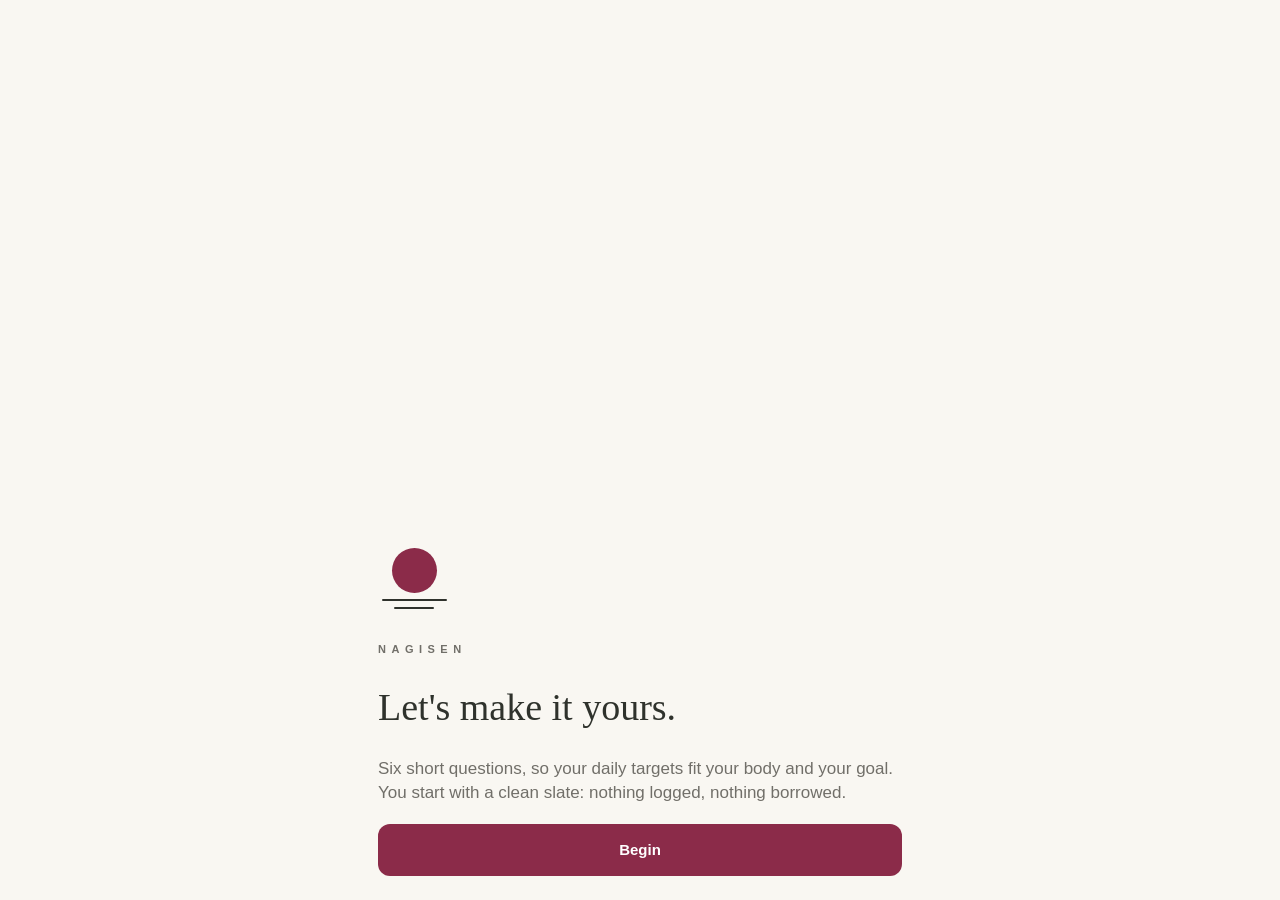
<file: docs/index.html>
<!doctype html>
<html lang="en" data-theme="dark">
<head>
  <meta charset="utf-8">
  <meta name="viewport" content="width=device-width, initial-scale=1, viewport-fit=cover">
  <title>NAGISEN</title>
  <meta name="description" content="NAGISEN: a quiet companion for food, training and the habits between them.">
  <meta name="theme-color" content="#242427">
  <meta name="apple-mobile-web-app-capable" content="yes">
  <meta name="mobile-web-app-capable" content="yes">
  <meta name="apple-mobile-web-app-status-bar-style" content="black-translucent">
  <meta name="apple-mobile-web-app-title" content="NAGISEN">
  <link rel="manifest" href="manifest.webmanifest">
  <link rel="icon" href="icon-192.png">
  <link rel="apple-touch-icon" href="apple-touch-icon.png">
  <link rel="stylesheet" href="app.css">
  <script type="importmap">{ "imports": { "preact": "./vendor/preact.js" } }</script>
  <script type="module" src="js/main.js"></script>
</head>
<body>
  <div id="app"></div>
  <noscript><p style="padding:24px">NAGISEN needs JavaScript. <a href="about.html">About NAGISEN</a></p></noscript>
</body>
</html>
</file>
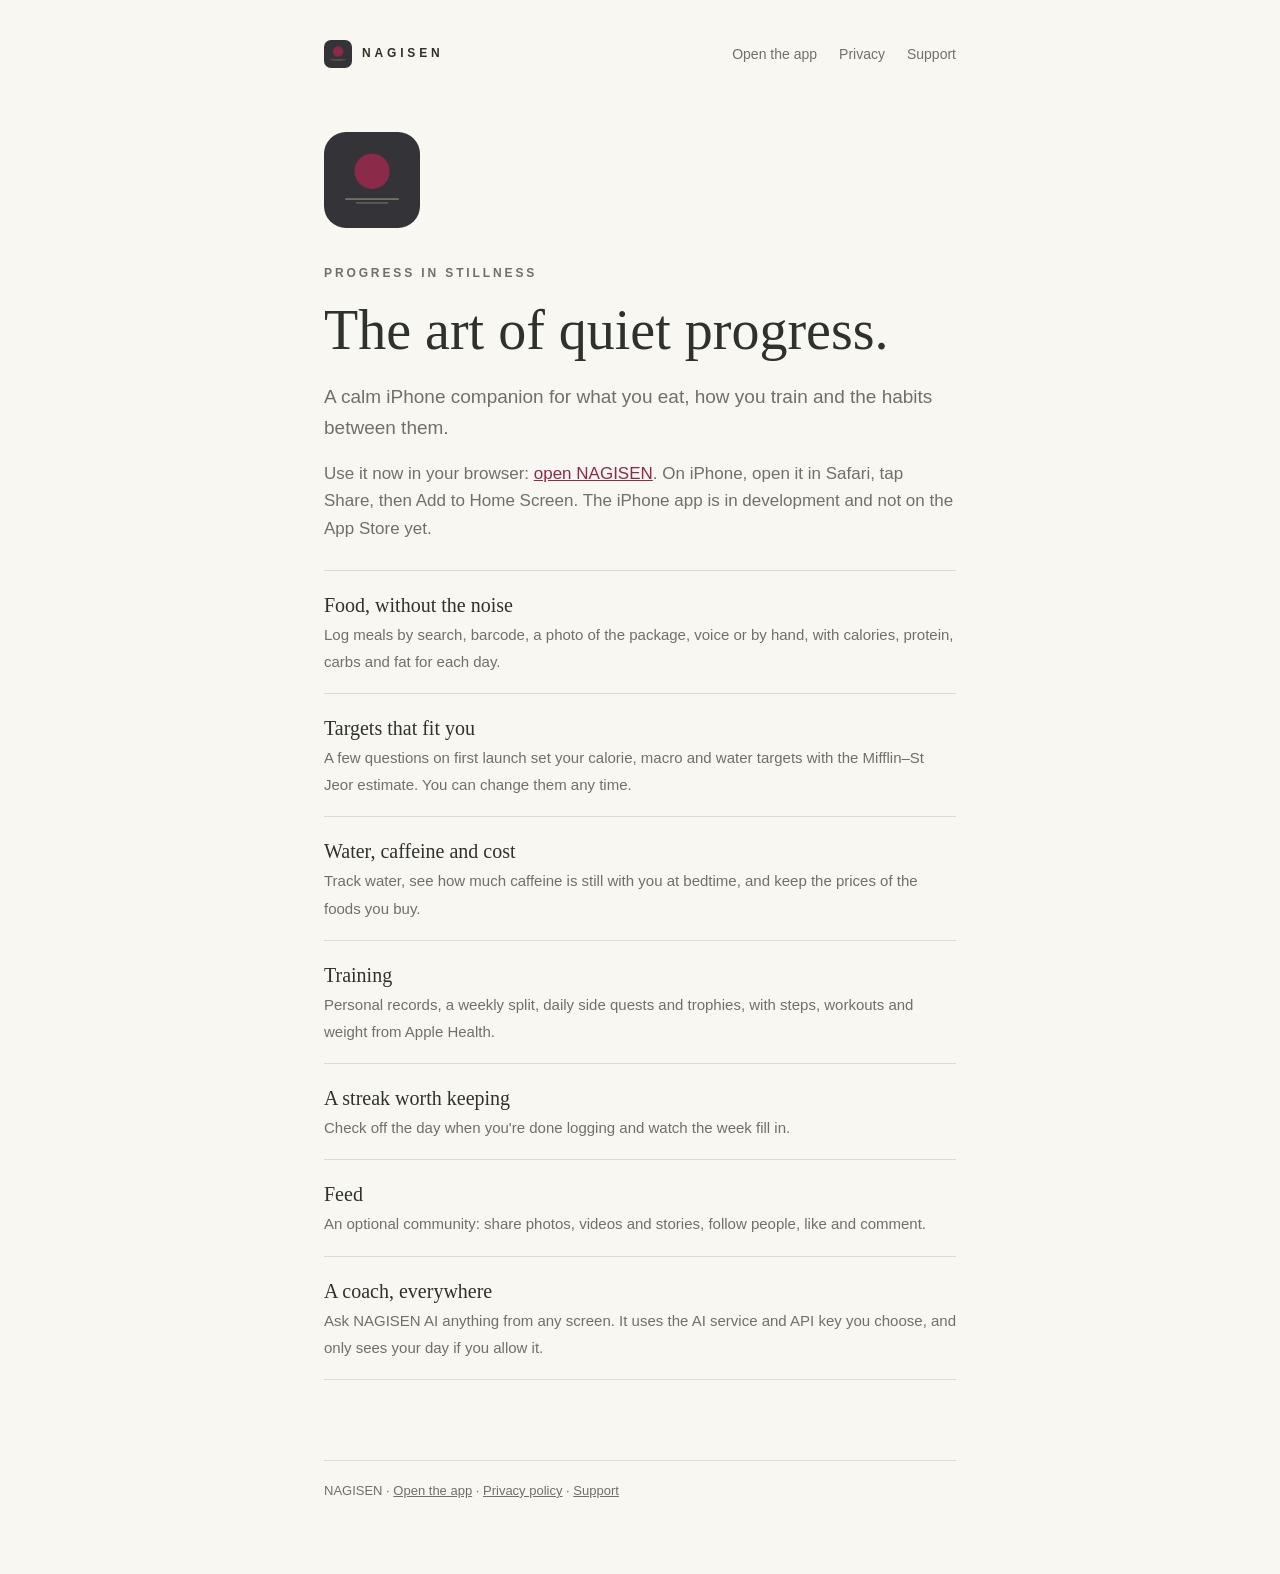
<file: docs/about.html>
<!doctype html>
<html lang="en">
<head>
  <meta charset="utf-8">
  <meta name="viewport" content="width=device-width, initial-scale=1">
  <title>NAGISEN</title>
  <meta name="description" content="NAGISEN is a quiet iPhone companion for food, training and the habits between them.">
  <link rel="icon" href="icon.png">
  <link rel="stylesheet" href="style.css">
</head>
<body>
  <div class="page">
    <nav>
      <a class="brand" href="about.html"><img src="icon.png" alt="">NAGISEN</a>
      <a href="./">Open the app</a>
      <a href="privacy.html">Privacy</a>
      <a href="support.html">Support</a>
    </nav>

    <main>
      <img class="mark" src="icon.png" alt="The NAGISEN mark: a burgundy sun over two horizon lines">
      <p class="kicker">Progress in stillness</p>
      <h1>The art of quiet progress.</h1>
      <p class="lead">A calm iPhone companion for what you eat, how you train and the habits between them.</p>
      <p class="muted">Use it now in your browser: <a href="./">open NAGISEN</a>. On iPhone, open it in Safari, tap Share, then Add to Home Screen. The iPhone app is in development and not on the App Store yet.</p>

      <ul class="features">
        <li><strong>Food, without the noise</strong>
          <span>Log meals by search, barcode, a photo of the package, voice or by hand, with calories, protein, carbs and fat for each day.</span></li>
        <li><strong>Targets that fit you</strong>
          <span>A few questions on first launch set your calorie, macro and water targets with the Mifflin–St Jeor estimate. You can change them any time.</span></li>
        <li><strong>Water, caffeine and cost</strong>
          <span>Track water, see how much caffeine is still with you at bedtime, and keep the prices of the foods you buy.</span></li>
        <li><strong>Training</strong>
          <span>Personal records, a weekly split, daily side quests and trophies, with steps, workouts and weight from Apple Health.</span></li>
        <li><strong>A streak worth keeping</strong>
          <span>Check off the day when you're done logging and watch the week fill in.</span></li>
        <li><strong>Feed</strong>
          <span>An optional community: share photos, videos and stories, follow people, like and comment.</span></li>
        <li><strong>A coach, everywhere</strong>
          <span>Ask NAGISEN AI anything from any screen. It uses the AI service and API key you choose, and only sees your day if you allow it.</span></li>
      </ul>
    </main>

    <footer>
      NAGISEN · <a href="./">Open the app</a> · <a href="privacy.html">Privacy policy</a> · <a href="support.html">Support</a>
    </footer>
  </div>
</body>
</html>
</file>
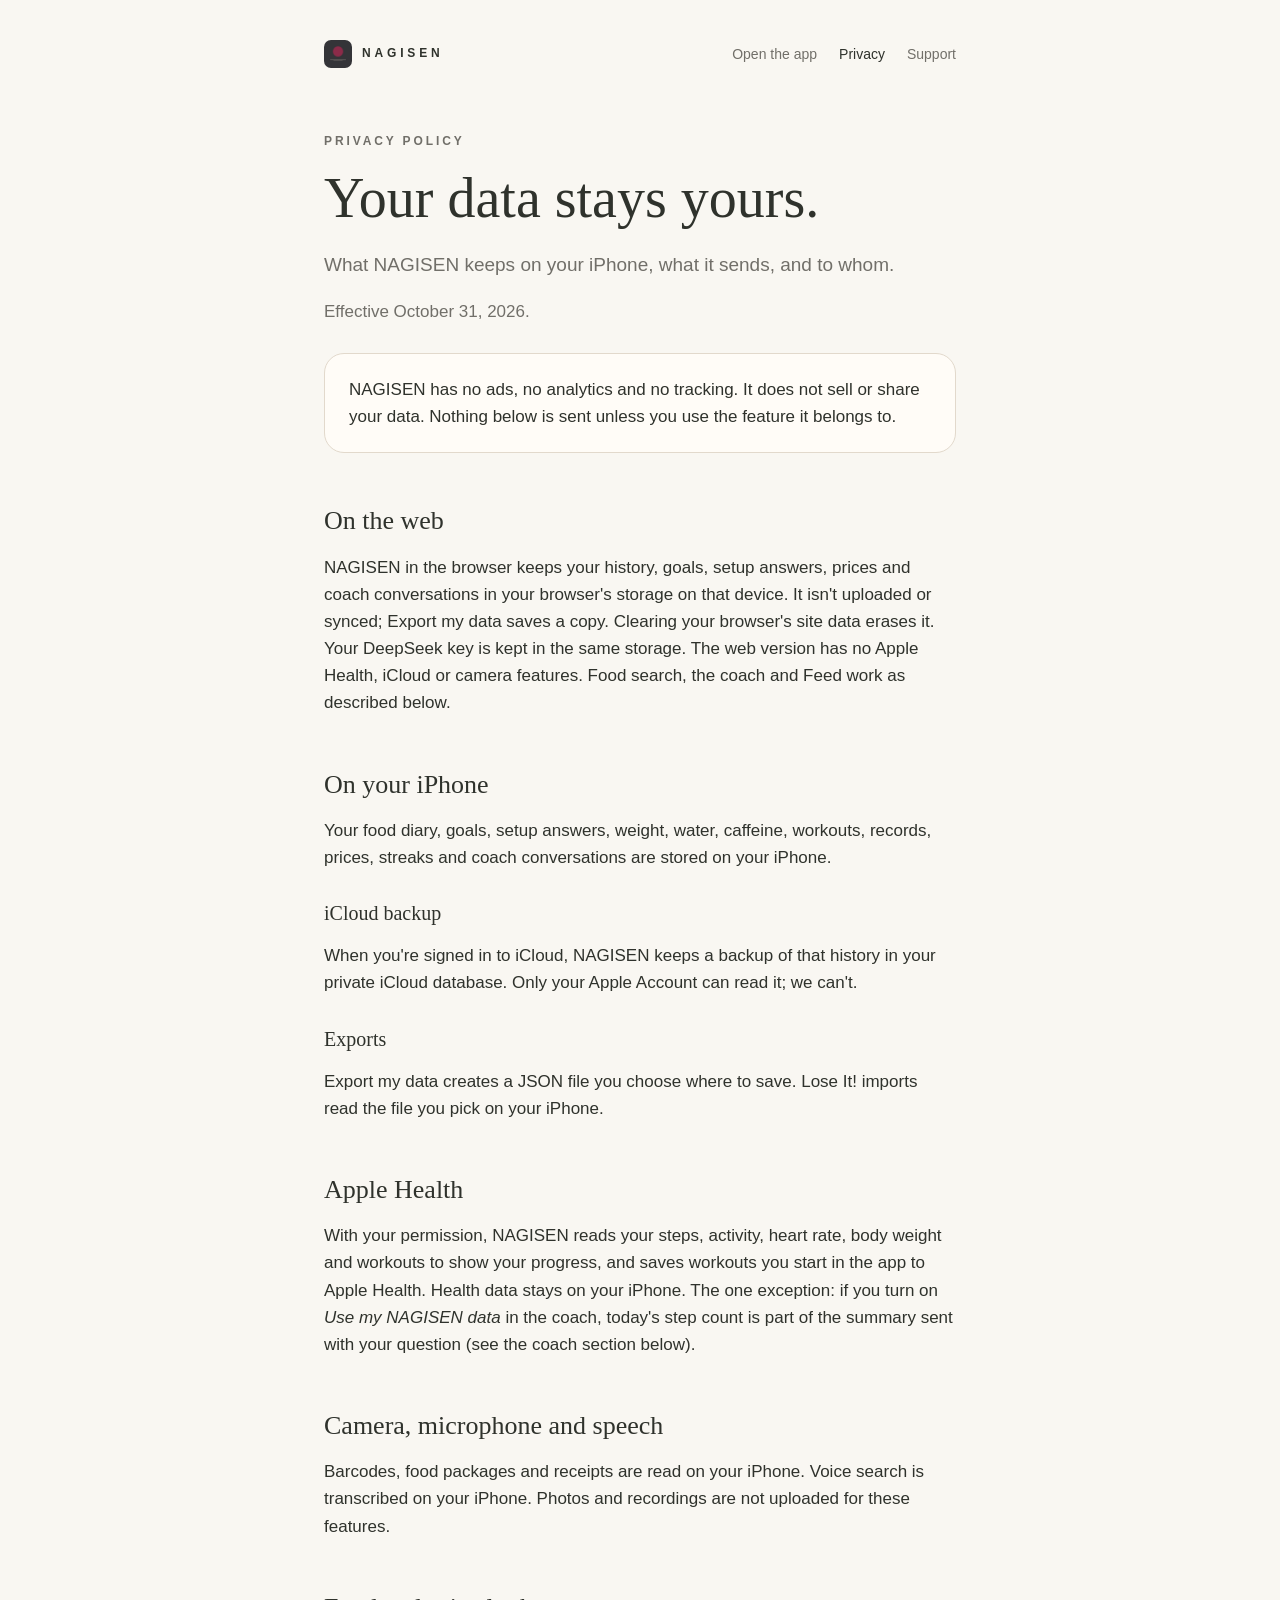
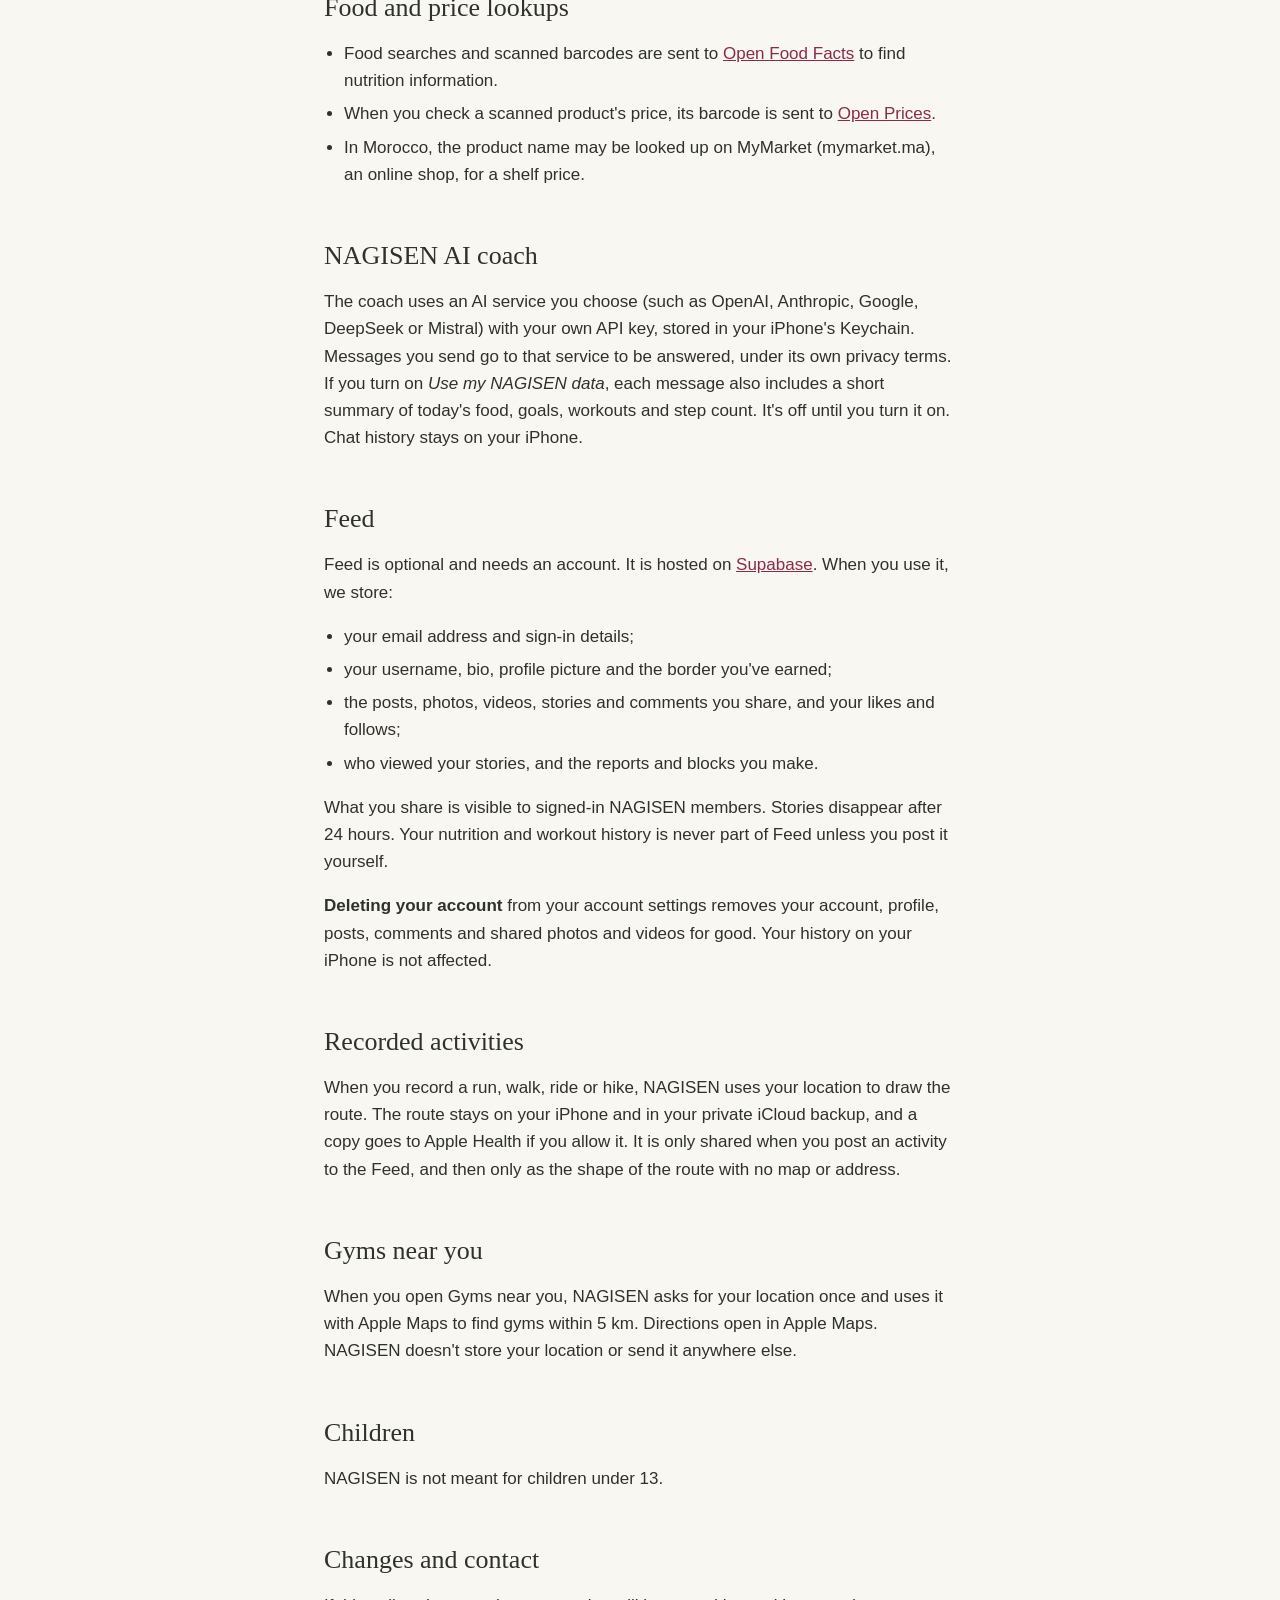
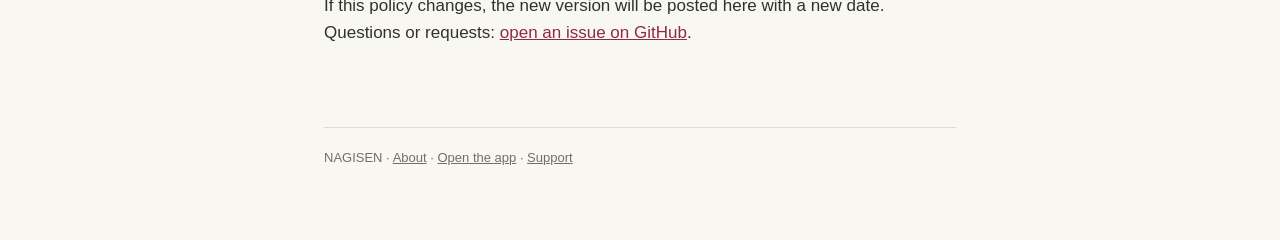
<file: docs/privacy.html>
<!doctype html>
<html lang="en">
<head>
  <meta charset="utf-8">
  <meta name="viewport" content="width=device-width, initial-scale=1">
  <title>NAGISEN Privacy</title>
  <meta name="description" content="What NAGISEN keeps on your iPhone, what it sends, and to whom.">
  <link rel="icon" href="icon.png">
  <link rel="stylesheet" href="style.css">
</head>
<body>
  <div class="page">
    <nav>
      <a class="brand" href="about.html"><img src="icon.png" alt="">NAGISEN</a>
      <a href="./">Open the app</a>
      <a href="privacy.html" aria-current="page">Privacy</a>
      <a href="support.html">Support</a>
    </nav>

    <main>
      <p class="kicker">Privacy policy</p>
      <h1>Your data stays yours.</h1>
      <p class="lead">What NAGISEN keeps on your iPhone, what it sends, and to whom.</p>
      <p class="muted">Effective October 31, 2026.</p>

      <div class="panel">
        NAGISEN has no ads, no analytics and no tracking. It does not sell or share your data. Nothing
        below is sent unless you use the feature it belongs to.
      </div>

      <h2>On the web</h2>
      <p>NAGISEN in the browser keeps your history, goals, setup answers, prices and coach conversations in
        your browser's storage on that device. It isn't uploaded or synced; Export my data saves a copy.
        Clearing your browser's site data erases it. Your DeepSeek key is kept in the same storage. The web
        version has no Apple Health, iCloud or camera features. Food search, the coach and Feed work as
        described below.</p>

      <h2>On your iPhone</h2>
      <p>Your food diary, goals, setup answers, weight, water, caffeine, workouts, records, prices,
        streaks and coach conversations are stored on your iPhone.</p>

      <h3>iCloud backup</h3>
      <p>When you're signed in to iCloud, NAGISEN keeps a backup of that history in your private iCloud
        database. Only your Apple Account can read it; we can't.</p>

      <h3>Exports</h3>
      <p>Export my data creates a JSON file you choose where to save. Lose It! imports read the file you
        pick on your iPhone.</p>

      <h2>Apple Health</h2>
      <p>With your permission, NAGISEN reads your steps, activity, heart rate, body weight and workouts to
        show your progress, and saves workouts you start in the app to Apple Health. Health data stays on
        your iPhone. The one exception: if you turn on <em>Use my NAGISEN data</em> in the coach, today's
        step count is part of the summary sent with your question (see the coach section below).</p>

      <h2>Camera, microphone and speech</h2>
      <p>Barcodes, food packages and receipts are read on your iPhone. Voice search is transcribed on
        your iPhone. Photos and recordings are not uploaded for these features.</p>

      <h2>Food and price lookups</h2>
      <ul class="plain">
        <li>Food searches and scanned barcodes are sent to <a href="https://world.openfoodfacts.org">Open Food Facts</a> to find nutrition information.</li>
        <li>When you check a scanned product's price, its barcode is sent to <a href="https://prices.openfoodfacts.org">Open Prices</a>.</li>
        <li>In Morocco, the product name may be looked up on MyMarket (mymarket.ma), an online shop, for a shelf price.</li>
      </ul>

      <h2>NAGISEN AI coach</h2>
      <p>The coach uses an AI service you choose (such as OpenAI, Anthropic, Google, DeepSeek or Mistral) with
        your own API key, stored in your iPhone's Keychain. Messages you send go to that service to be answered,
        under its own privacy terms. If you turn on
        <em>Use my NAGISEN data</em>, each message also includes a short summary of today's food, goals,
        workouts and step count. It's off until you turn it on. Chat history stays on your iPhone.</p>

      <h2>Feed</h2>
      <p>Feed is optional and needs an account. It is hosted on <a href="https://supabase.com">Supabase</a>. When you use it, we store:</p>
      <ul class="plain">
        <li>your email address and sign-in details;</li>
        <li>your username, bio, profile picture and the border you've earned;</li>
        <li>the posts, photos, videos, stories and comments you share, and your likes and follows;</li>
        <li>who viewed your stories, and the reports and blocks you make.</li>
      </ul>
      <p>What you share is visible to signed-in NAGISEN members. Stories disappear after 24 hours. Your
        nutrition and workout history is never part of Feed unless you post it yourself.</p>
      <p><strong>Deleting your account</strong> from your account settings removes your account, profile, posts,
        comments and shared photos and videos for good. Your history on your iPhone is not affected.</p>

      <h2>Recorded activities</h2>
      <p>When you record a run, walk, ride or hike, NAGISEN uses your location to draw the route. The route stays on
        your iPhone and in your private iCloud backup, and a copy goes to Apple Health if you allow it. It is only
        shared when you post an activity to the Feed, and then only as the shape of the route with no map or address.</p>

      <h2>Gyms near you</h2>
      <p>When you open Gyms near you, NAGISEN asks for your location once and uses it with Apple Maps
        to find gyms within 5 km. Directions open in Apple Maps.
        NAGISEN doesn't store your location or send it anywhere else.</p>

      <h2>Children</h2>
      <p>NAGISEN is not meant for children under 13.</p>

      <h2>Changes and contact</h2>
      <p>If this policy changes, the new version will be posted here with a new date. Questions or
        requests: <a href="https://github.com/AhmedkhalilDAOUDI/NAGISEN/issues">open an issue on GitHub</a>.</p>
    </main>

    <footer>
      NAGISEN · <a href="about.html">About</a> · <a href="./">Open the app</a> · <a href="support.html">Support</a>
    </footer>
  </div>
</body>
</html>
</file>
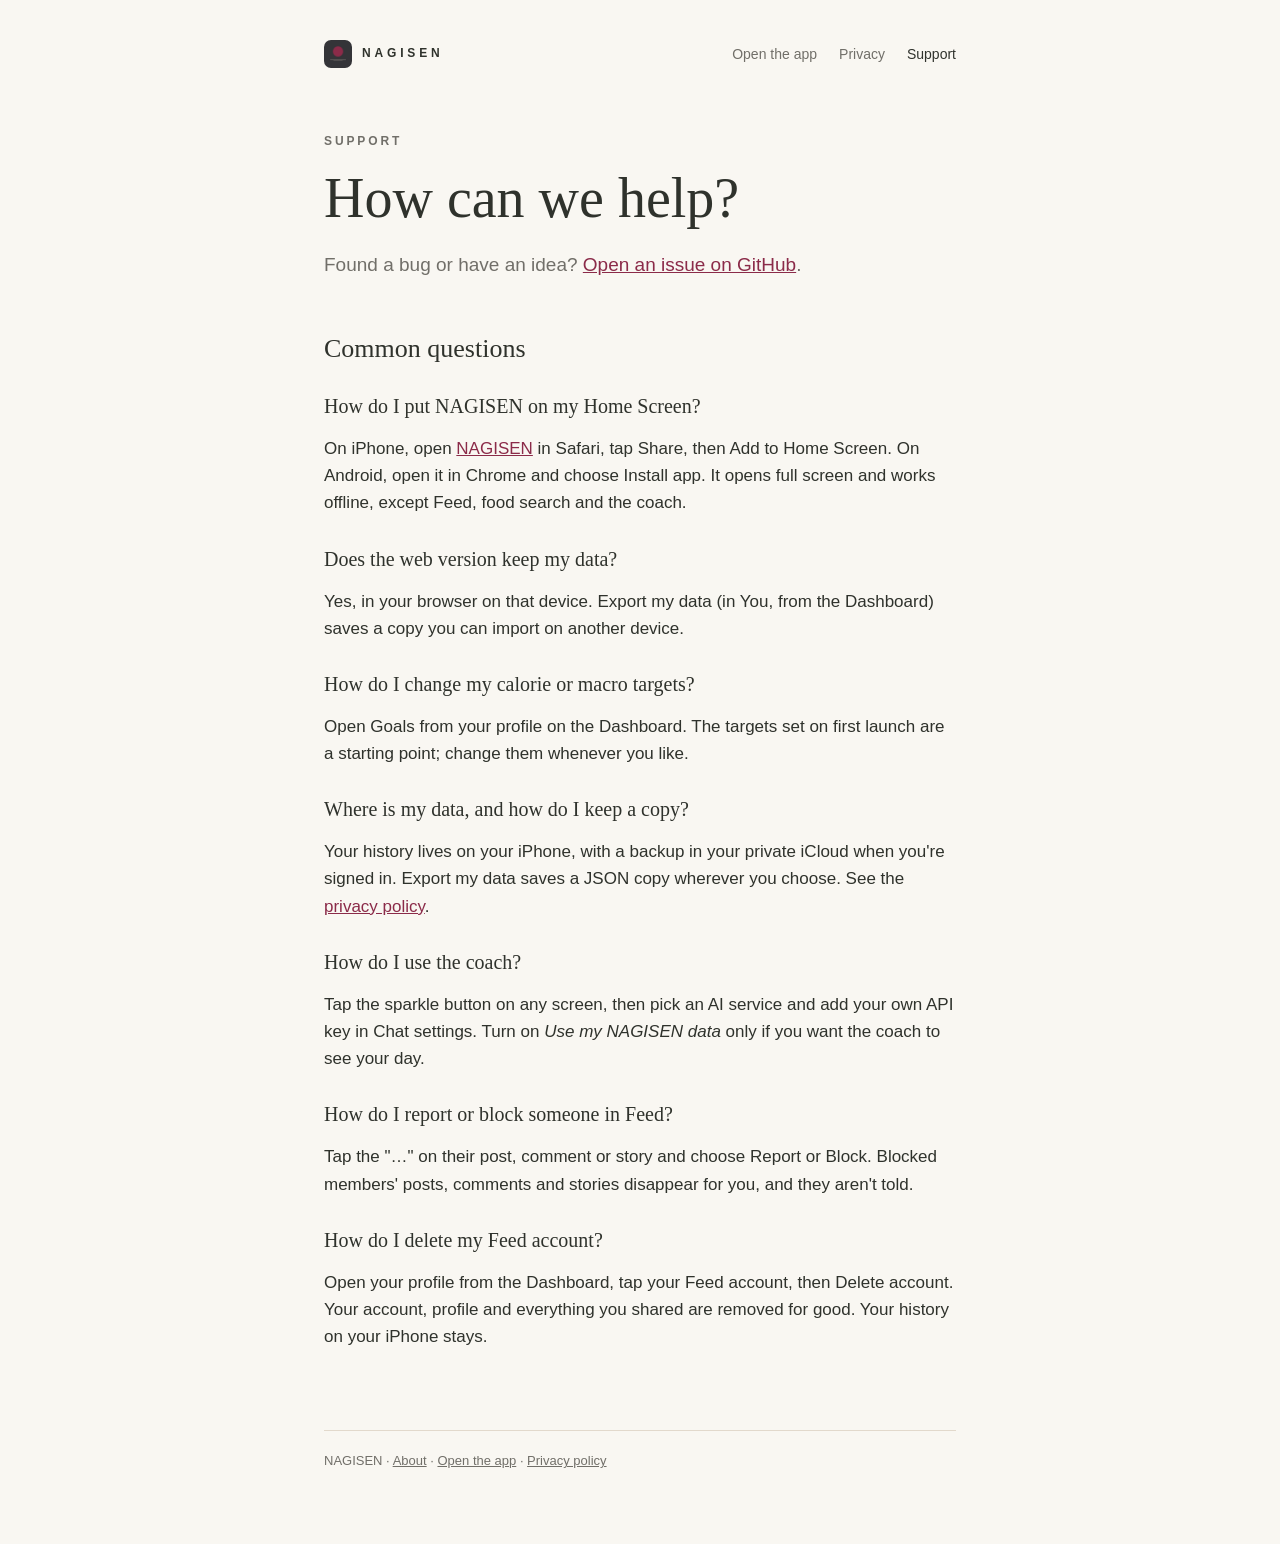
<file: docs/support.html>
<!doctype html>
<html lang="en">
<head>
  <meta charset="utf-8">
  <meta name="viewport" content="width=device-width, initial-scale=1">
  <title>NAGISEN Support</title>
  <meta name="description" content="Help with NAGISEN, and how to reach us.">
  <link rel="icon" href="icon.png">
  <link rel="stylesheet" href="style.css">
</head>
<body>
  <div class="page">
    <nav>
      <a class="brand" href="about.html"><img src="icon.png" alt="">NAGISEN</a>
      <a href="./">Open the app</a>
      <a href="privacy.html">Privacy</a>
      <a href="support.html" aria-current="page">Support</a>
    </nav>

    <main>
      <p class="kicker">Support</p>
      <h1>How can we help?</h1>
      <p class="lead">Found a bug or have an idea? <a href="https://github.com/AhmedkhalilDAOUDI/NAGISEN/issues">Open an issue on GitHub</a>.</p>

      <h2>Common questions</h2>

      <h3>How do I put NAGISEN on my Home Screen?</h3>
      <p>On iPhone, open <a href="./">NAGISEN</a> in Safari, tap Share, then Add to Home Screen. On Android,
        open it in Chrome and choose Install app. It opens full screen and works offline, except Feed,
        food search and the coach.</p>

      <h3>Does the web version keep my data?</h3>
      <p>Yes, in your browser on that device. Export my data (in You, from the Dashboard) saves a copy you
        can import on another device.</p>

      <h3>How do I change my calorie or macro targets?</h3>
      <p>Open Goals from your profile on the Dashboard. The targets set on first launch are a starting
        point; change them whenever you like.</p>

      <h3>Where is my data, and how do I keep a copy?</h3>
      <p>Your history lives on your iPhone, with a backup in your private iCloud when you're signed in.
        Export my data saves a JSON copy wherever you choose. See the <a href="privacy.html">privacy policy</a>.</p>

      <h3>How do I use the coach?</h3>
      <p>Tap the sparkle button on any screen, then pick an AI service and add your own API key in Chat settings. Turn on
        <em>Use my NAGISEN data</em> only if you want the coach to see your day.</p>

      <h3>How do I report or block someone in Feed?</h3>
      <p>Tap the "…" on their post, comment or story and choose Report or Block. Blocked members' posts,
        comments and stories disappear for you, and they aren't told.</p>

      <h3>How do I delete my Feed account?</h3>
      <p>Open your profile from the Dashboard, tap your Feed account, then Delete account. Your account,
        profile and everything you shared are removed for good. Your history on your iPhone stays.</p>
    </main>

    <footer>
      NAGISEN · <a href="about.html">About</a> · <a href="./">Open the app</a> · <a href="privacy.html">Privacy policy</a>
    </footer>
  </div>
</body>
</html>
</file>
<file: docs/app.css>
/* NAGISEN on the web: grey, black and burgundy; macros keep their own colors. */
:root {
  --paper: #F9F7F2;
  --surface: #FFFCF7;
  --ink: #2F322C;
  --muted: #716F69;
  --line: #E2D9CC;
  --accent: #8B2B49;
  --red: #8B2B49;
  --accent-text: #8B2B49;
  --danger: #A3364F;
  --protein: #377F77;
  --carbs: #B57726;
  --fat: #7E6394;
  --panel: rgba(47, 50, 44, 0.035);
  --hair: rgba(47, 50, 44, 0.10);
  --serif: ui-serif, "New York", Georgia, "Times New Roman", serif;
  --sans: -apple-system, BlinkMacSystemFont, "Helvetica Neue", Arial, sans-serif;
  color-scheme: light;
}

:root[data-theme="dark"] {
  --paper: #242427;
  --surface: #343438;
  --ink: #F0E8DB;
  --muted: #B8B0A7;
  --line: #555258;
  --accent: #8B2B49;
  --red: #C85E7C;
  --accent-text: #DC90A2;
  --danger: #D88498;
  --protein: #80C9BC;
  --carbs: #E1B76E;
  --fat: #BCA2D1;
  --panel: rgba(240, 232, 219, 0.035);
  --hair: rgba(240, 232, 219, 0.10);
  color-scheme: dark;
}

* { box-sizing: border-box; -webkit-tap-highlight-color: transparent; }
html, body { margin: 0; height: 100%; }
body {
  background: var(--paper);
  color: var(--ink);
  font: 17px/1.45 var(--sans);
  -webkit-font-smoothing: antialiased;
  overscroll-behavior-y: none;
}
button { font: inherit; color: inherit; background: none; border: 0; padding: 0; cursor: pointer; }
input, textarea, select { font: inherit; color: inherit; }
a { color: var(--accent-text); }

.serif { font-family: var(--serif); font-weight: 400; }
.muted { color: var(--muted); }
.accent { color: var(--accent-text); }
.danger { color: var(--danger); }
.small { font-size: 13px; }
.caption { font-size: 12px; color: var(--muted); }
.kicker { font-size: 11px; font-weight: 600; letter-spacing: 0.22em; text-transform: uppercase; color: var(--muted); }
.row { display: flex; align-items: center; gap: 12px; }
.spread { display: flex; align-items: center; justify-content: space-between; gap: 12px; }
.stack { display: flex; flex-direction: column; gap: 14px; }
.grow { flex: 1; min-width: 0; }
.center { text-align: center; }
.hidden { display: none !important; }

/* Screens */
#app { min-height: 100%; }
.screen {
  max-width: 560px;
  margin: 0 auto;
  padding: calc(env(safe-area-inset-top) + 18px) 18px calc(env(safe-area-inset-bottom) + 120px);
  display: flex;
  flex-direction: column;
  gap: 18px;
  animation: rise 0.28s ease-out;
}
@keyframes rise { from { opacity: 0; transform: translateY(6px); } to { opacity: 1; transform: none; } }

.heading { display: flex; flex-direction: column; gap: 6px; margin-bottom: 4px; }
.heading .kicker { display: flex; align-items: center; gap: 8px; }
.heading .kicker::before { content: ""; width: 9px; height: 9px; border-radius: 50%; background: var(--red); }
.heading h1 { font: 400 34px/1.1 var(--serif); margin: 0; }

.panel {
  background: var(--panel);
  border: 0.5px solid var(--hair);
  border-radius: 22px;
  padding: 18px;
}
.panel.tight { padding: 0 18px; }
.divider { height: 0.5px; background: var(--hair); border: 0; margin: 0; }
.list > * + * { border-top: 0.5px solid var(--hair); }
.list-row { display: flex; align-items: center; gap: 12px; min-height: 54px; padding: 8px 0; width: 100%; text-align: left; }

h2.section { font-size: 11px; font-weight: 600; letter-spacing: 0.22em; text-transform: uppercase; color: var(--muted); margin: 8px 2px -6px; }

/* Buttons and fields */
.primary {
  width: 100%; height: 52px; border-radius: 12px;
  background: var(--accent); color: #fff; font-weight: 600; font-size: 15px;
}
.primary:disabled { background: color-mix(in srgb, var(--muted) 45%, transparent); }
.link { color: var(--accent-text); font-weight: 600; font-size: 15px; }
.chip {
  display: inline-flex; align-items: center; gap: 6px; height: 34px; padding: 0 14px;
  border-radius: 17px; border: 0.5px solid var(--hair); background: var(--panel); font-size: 14px;
}
.chip.on { border-color: var(--red); color: var(--accent-text); }
.icon-btn {
  width: 40px; height: 40px; border-radius: 50%; display: inline-grid; place-items: center;
  border: 0.5px solid var(--hair); background: var(--panel);
}
.field {
  width: 100%; min-height: 44px; padding: 10px 14px; border-radius: 12px;
  background: var(--panel); border: 0.5px solid var(--hair); outline: none;
}
.field:focus { border-color: var(--red); }
textarea.field { resize: none; }
.plain-input { width: 100%; background: none; border: 0; outline: none; padding: 12px 0; }
select.field { appearance: none; }

svg.i { width: 20px; height: 20px; stroke: currentColor; fill: none; stroke-width: 1.6; stroke-linecap: round; stroke-linejoin: round; flex: none; }
svg.i.sm { width: 16px; height: 16px; }

/* Bottom glass menu */
.dock {
  position: fixed; left: 0; right: 0; bottom: calc(env(safe-area-inset-bottom) + 10px);
  display: flex; justify-content: center; gap: 10px; padding: 0 14px; z-index: 20; pointer-events: none;
}
.dock-fade {
  position: fixed; left: 0; right: 0; bottom: 0; height: 130px; z-index: 19; pointer-events: none;
  background: linear-gradient(to bottom, transparent, color-mix(in srgb, var(--paper) 78%, transparent) 55%, color-mix(in srgb, var(--paper) 92%, transparent));
}
.dock nav, .dock .coach {
  pointer-events: auto;
  background: color-mix(in srgb, var(--surface) 55%, transparent);
  backdrop-filter: blur(18px) saturate(1.4); -webkit-backdrop-filter: blur(18px) saturate(1.4);
  border: 0.5px solid var(--hair);
  box-shadow: 0 10px 30px rgba(0, 0, 0, 0.18);
}
.dock nav { display: flex; padding: 6px; border-radius: 34px; gap: 2px; }
.dock nav button {
  display: flex; flex-direction: column; align-items: center; gap: 3px;
  width: min(72px, calc((100vw - 132px) / 4)); height: 56px; justify-content: center; border-radius: 28px; font-size: 11px;
}
.dock nav button.on { color: var(--accent-text); background: color-mix(in srgb, var(--accent) 18%, transparent); }
.dock .coach { flex: none; width: 68px; height: 68px; border-radius: 50%; display: grid; place-items: center; color: var(--accent-text); }

/* Sheets: pages that open over the current screen */
.sheet {
  position: fixed; inset: 0; z-index: 40; background: var(--paper); overflow-y: auto;
  animation: fade-in 0.22s ease-out;
}
@keyframes fade-in { from { opacity: 0; transform: scale(0.985); } to { opacity: 1; transform: none; } }
.sheet-bar {
  position: sticky; top: 0; z-index: 2; background: var(--paper);
  display: grid; grid-template-columns: 1fr auto 1fr; align-items: center;
  padding: calc(env(safe-area-inset-top) + 10px) 14px 8px;
}
.sheet-bar h2 { font: 400 18px var(--serif); margin: 0; text-align: center; white-space: nowrap; overflow: hidden; text-overflow: ellipsis; max-width: 60vw; }
.sheet-bar .close { width: 34px; height: 34px; border-radius: 50%; border: 0.5px solid var(--hair); display: grid; place-items: center; }
.sheet-bar .end { justify-self: end; display: flex; align-items: center; gap: 6px; }
.pill {
  height: 32px; padding: 0 16px; border-radius: 16px; font-size: 13px; font-weight: 600; letter-spacing: 0.02em;
  background: var(--accent); color: #fff;
}
.pill:disabled { background: none; color: var(--muted); border: 0.5px solid var(--hair); }
.sheet-body { max-width: 560px; min-height: calc(100dvh - 64px - env(safe-area-inset-top)); margin: 0 auto; padding: 12px 20px calc(env(safe-area-inset-bottom) + 40px); display: flex; flex-direction: column; gap: 18px; }

/* Drop-down menu, anchored to its button */
.menu-wrap { position: relative; }
.menu {
  position: absolute; right: 0; top: calc(100% + 6px); z-index: 30; width: 270px;
  background: var(--surface); border: 0.5px solid var(--hair); border-radius: 22px; padding: 14px 18px 6px;
  box-shadow: 0 18px 50px rgba(0, 0, 0, 0.28); animation: fade-in 0.16s ease-out; text-align: left;
}
.menu .kicker { margin-bottom: 4px; }
.menu button { display: flex; align-items: center; gap: 14px; width: 100%; min-height: 52px; font-size: 16px; }
.menu button + button { border-top: 0.5px solid var(--hair); }
.menu .ring { width: 32px; height: 32px; border-radius: 50%; border: 0.5px solid color-mix(in srgb, currentColor 30%, transparent); display: grid; place-items: center; }
.menu-scrim { position: fixed; inset: 0; z-index: 29; }

/* Centered dialog */
.dialog-scrim {
  position: fixed; inset: 0; z-index: 60; background: rgba(0, 0, 0, 0.5);
  display: grid; place-items: center; padding: 20px; animation: fade 0.2s ease-out;
}
@keyframes fade { from { opacity: 0; } to { opacity: 1; } }
.dialog {
  width: 300px; background: var(--surface); border: 0.5px solid var(--hair); border-radius: 26px; overflow: hidden;
  animation: pop 0.22s ease-out; text-align: center;
}
@keyframes pop { from { opacity: 0; transform: scale(0.94); } to { opacity: 1; transform: none; } }
.dialog .body { padding: 26px 24px 20px; }
.dialog h3 { font: 400 21px var(--serif); margin: 0 0 8px; }
.dialog p { margin: 0; font-size: 14px; color: var(--muted); }
.dialog button { display: block; width: 100%; min-height: 52px; border-top: 0.5px solid var(--hair); color: var(--accent-text); font-size: 17px; }
.dialog button.destructive { color: var(--danger); }
.dialog button.cancel { color: var(--muted); }

/* Dashboard pieces */
.ring-wrap { position: relative; width: 104px; height: 104px; flex: none; }
.ring-wrap > svg { width: 100%; height: 100%; transform: rotate(-90deg); }
.ring-wrap .mid { position: absolute; inset: 0; display: grid; place-items: center; color: var(--accent-text); }
.big-number { font: 400 56px/1 var(--serif); }
.macro-grid { display: grid; grid-template-columns: repeat(3, 1fr); gap: 14px; }
.macro-grid .value { font: 400 26px var(--serif); }
.bar { height: 4px; border-radius: 2px; background: var(--hair); overflow: hidden; }
.bar > div { height: 100%; border-radius: 2px; }
.toggle {
  width: 52px; height: 32px; border-radius: 16px; background: color-mix(in srgb, var(--muted) 40%, transparent);
  position: relative; transition: background 0.2s; flex: none;
}
.toggle::after {
  content: ""; position: absolute; top: 3px; left: 3px; width: 26px; height: 26px; border-radius: 50%;
  background: #fff; transition: transform 0.2s; box-shadow: 0 1px 3px rgba(0, 0, 0, 0.2);
}
.toggle.on { background: var(--red); }
.toggle.on::after { transform: translateX(20px); }
.week { display: grid; grid-template-columns: repeat(7, 1fr); gap: 4px; text-align: center; }
.week .dot { width: 30px; height: 30px; margin: 0 auto 4px; border-radius: 50%; border: 0.5px solid var(--line); display: grid; place-items: center; }
.week .dot.done { background: var(--red); border-color: var(--red); color: #fff; }

/* Choice rows (setup and pickers) */
.choice {
  display: flex; align-items: center; justify-content: space-between; gap: 14px; width: 100%;
  min-height: 64px; padding: 12px 18px; border-radius: 18px; text-align: left;
  background: var(--panel); border: 0.5px solid var(--hair);
}
.choice.on { border-color: color-mix(in srgb, var(--accent-text) 60%, transparent); }
.radio { width: 22px; height: 22px; border-radius: 50%; border: 0.75px solid var(--hair); position: relative; flex: none; }
.choice.on .radio { border-color: var(--accent-text); }
.choice.on .radio::after { content: ""; position: absolute; inset: 5px; border-radius: 50%; background: var(--accent-text); }

/* Feed */
.post { display: flex; flex-direction: column; gap: 8px; padding-bottom: 18px; }
.post .media { width: calc(100% + 36px); margin: 0 -18px; background: var(--panel); max-height: 72vh; object-fit: cover; display: block; }
.post .text { font: 400 19px/1.45 var(--serif); white-space: pre-wrap; }
.avatar { border-radius: 50%; object-fit: cover; background: var(--panel); display: grid; place-items: center; flex: none; position: relative; font-family: var(--serif); }
.tabs { display: grid; grid-template-columns: 1fr 1fr; border-bottom: 0.5px solid var(--hair); }
.tabs button { height: 44px; font-weight: 600; color: var(--muted); border-bottom: 1.5px solid transparent; }
.tabs button.on { color: var(--ink); border-color: var(--ink); }
.grid3 { display: grid; grid-template-columns: repeat(3, 1fr); gap: 2px; margin: 0 -18px; }
.grid3 > * { aspect-ratio: 4 / 5; background: var(--panel); overflow: hidden; display: grid; place-items: center; font: 12px var(--serif); padding: 6px; }
.grid3 img { width: 100%; height: 100%; object-fit: cover; }
.enji-name {
  background: linear-gradient(90deg, #B04A66 30%, #D9B36A 50%, #B04A66 70%);
  background-size: 300% 100%; -webkit-background-clip: text; background-clip: text; color: transparent;
  animation: sheen 3.5s linear infinite; filter: drop-shadow(0 0 5px rgba(176, 74, 102, 0.6));
}
@keyframes sheen { from { background-position: 100% 0; } 63%, to { background-position: 0 0; } }

/* Coach */
.bubble { max-width: 85%; padding: 10px 14px; border-radius: 18px; white-space: pre-wrap; }
.bubble.me { align-self: flex-end; background: var(--accent); color: #fff; border-bottom-right-radius: 6px; }
.bubble.them { align-self: flex-start; font: 400 17px/1.5 var(--serif); padding-left: 0; }

/* Setup */
.progress { display: flex; gap: 5px; flex: 1; }
.progress span { height: 2px; flex: 1; border-radius: 1px; background: var(--hair); }
.progress span.on { background: var(--accent-text); }
.mark { width: 72px; height: 72px; display: flex; flex-direction: column; align-items: center; gap: 6px; }
.mark .sun { width: 45px; height: 45px; border-radius: 50%; background: #8B2B49; }
.mark .l1 { width: 65px; height: 2.5px; border-radius: 2px; background: var(--ink); }
.mark .l2 { width: 40px; height: 1.6px; border-radius: 2px; background: var(--ink); }

/* Intro: the logo draws itself once per visit */
.intro { position: fixed; inset: 0; z-index: 100; background: var(--paper); display: grid; place-items: center; animation: intro-out 0.6s ease-in 2.3s forwards; }
.intro .mark { width: 160px; height: 200px; gap: 12px; }
.intro .sunbox { width: 160px; height: 128px; overflow: hidden; display: flex; justify-content: center; align-items: flex-end; }
.intro .sun { width: 84px; height: 84px; margin-bottom: 22px; animation: sunrise 1.1s cubic-bezier(.2,.8,.2,1) 0.35s both; }
.intro .l1 { width: 128px; animation: spread 0.7s ease-out both; }
.intro .l2 { width: 76px; animation: spread 0.7s ease-out 0.1s both; }
.intro .name { font-size: 13px; letter-spacing: 0.55em; margin-top: 30px; margin-right: -0.55em; animation: fade 0.6s ease-out 1.25s both; }
@keyframes sunrise { from { transform: translateY(110px); } to { transform: none; } }
@keyframes spread { from { transform: scaleX(0); } to { transform: none; } }
@keyframes intro-out { to { opacity: 0; visibility: hidden; } }
@media (prefers-reduced-motion: reduce) {
  *, *::before, *::after { animation-duration: 0.01ms !important; animation-delay: 0s !important; }
  .intro { animation: intro-out 0.3s ease-in 0.6s forwards !important; }
}
</file>
<file: docs/style.css>
:root {
  --paper: #F9F7F2;
  --surface: #FFFCF7;
  --ink: #2F322C;
  --muted: #716F69;
  --line: #E2D9CC;
  --accent: #8B2B49;
  --accent-text: #8B2B49;
}

@media (prefers-color-scheme: dark) {
  :root {
    --paper: #242427;
    --surface: #2C2C30;
    --ink: #F0E8DB;
    --muted: #B8B0A7;
    --line: #3E3D42;
    --accent: #8B2B49;
    --accent-text: #DC90A2;
  }
}

* { box-sizing: border-box; }

html { -webkit-text-size-adjust: 100%; }

body {
  margin: 0;
  background: var(--paper);
  color: var(--ink);
  font: 17px/1.6 -apple-system, BlinkMacSystemFont, "Helvetica Neue", Arial, sans-serif;
}

.page {
  max-width: 680px;
  margin: 0 auto;
  padding: 40px 24px 72px;
}

nav {
  display: flex;
  align-items: center;
  gap: 22px;
  margin-bottom: 64px;
  font-size: 14px;
}

nav .brand {
  display: flex;
  align-items: center;
  gap: 10px;
  margin-right: auto;
  color: var(--ink);
  text-decoration: none;
  font-weight: 600;
  letter-spacing: 0.32em;
  font-size: 12px;
}

nav .brand img { width: 28px; height: 28px; border-radius: 7px; }

nav a { color: var(--muted); text-decoration: none; }
nav a:hover, nav a[aria-current] { color: var(--ink); }

h1, h2, h3 {
  font-family: ui-serif, "New York", Georgia, "Times New Roman", serif;
  font-weight: 400;
  line-height: 1.2;
}

h1 { font-size: clamp(38px, 8vw, 56px); margin: 0 0 18px; }
h2 { font-size: 26px; margin: 52px 0 12px; }
h3 { font-size: 20px; margin: 30px 0 6px; }

.kicker {
  font-size: 12px;
  font-weight: 600;
  letter-spacing: 0.24em;
  text-transform: uppercase;
  color: var(--muted);
  margin: 0 0 14px;
}

.lead { font-size: 19px; color: var(--muted); margin: 0 0 8px; }

p, li { color: var(--ink); }
.muted { color: var(--muted); }

a { color: var(--accent-text); }

.mark {
  display: block;
  width: 96px;
  height: 96px;
  border-radius: 22px;
  margin-bottom: 36px;
}

.features {
  list-style: none;
  padding: 0;
  margin: 28px 0 0;
  border-top: 0.5px solid var(--line);
}

.features li {
  padding: 18px 0;
  border-bottom: 0.5px solid var(--line);
}

.features strong {
  display: block;
  font-family: ui-serif, "New York", Georgia, serif;
  font-weight: 400;
  font-size: 20px;
}

.features span { color: var(--muted); font-size: 15px; }

.panel {
  background: var(--surface);
  border: 0.5px solid var(--line);
  border-radius: 20px;
  padding: 22px 24px;
  margin: 28px 0;
}

ul.plain { padding-left: 20px; }
ul.plain li { margin: 6px 0; }

footer {
  margin-top: 80px;
  padding-top: 20px;
  border-top: 0.5px solid var(--line);
  font-size: 13px;
  color: var(--muted);
}

footer a { color: var(--muted); }
</file>
